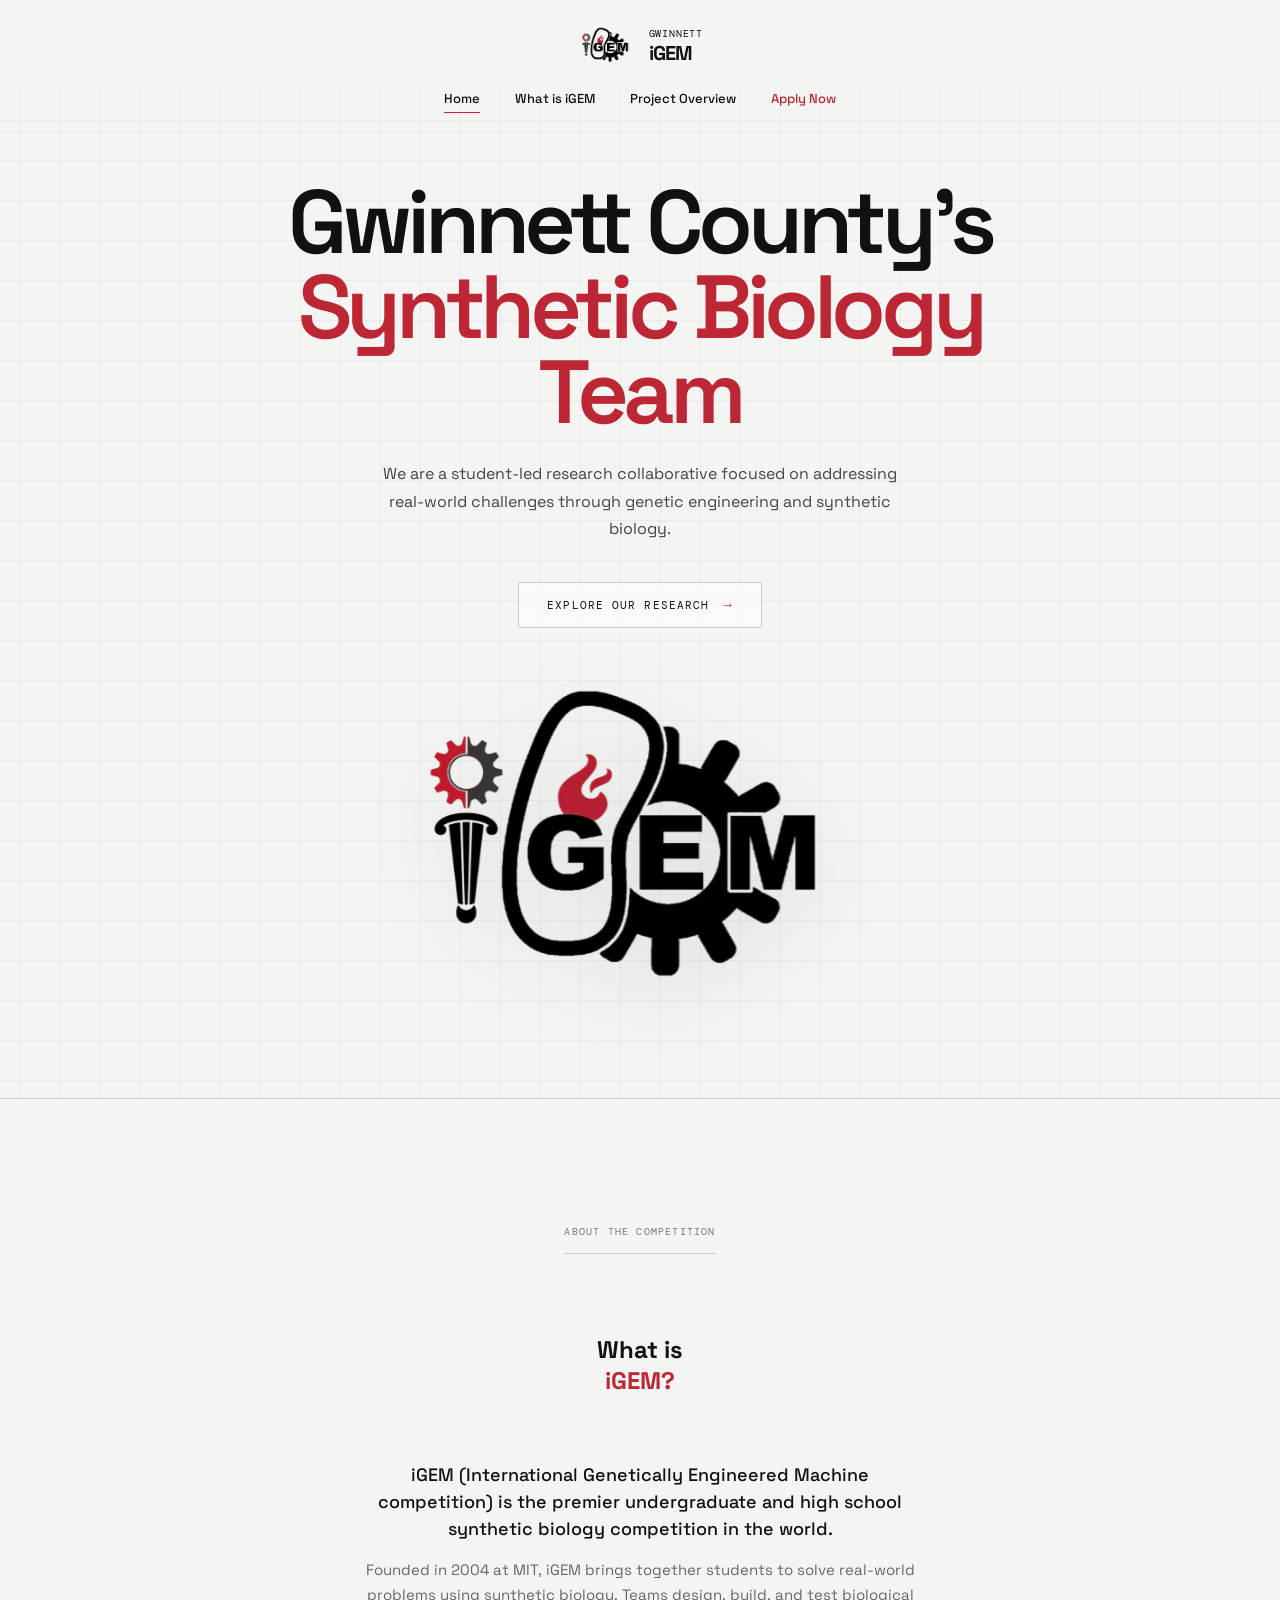
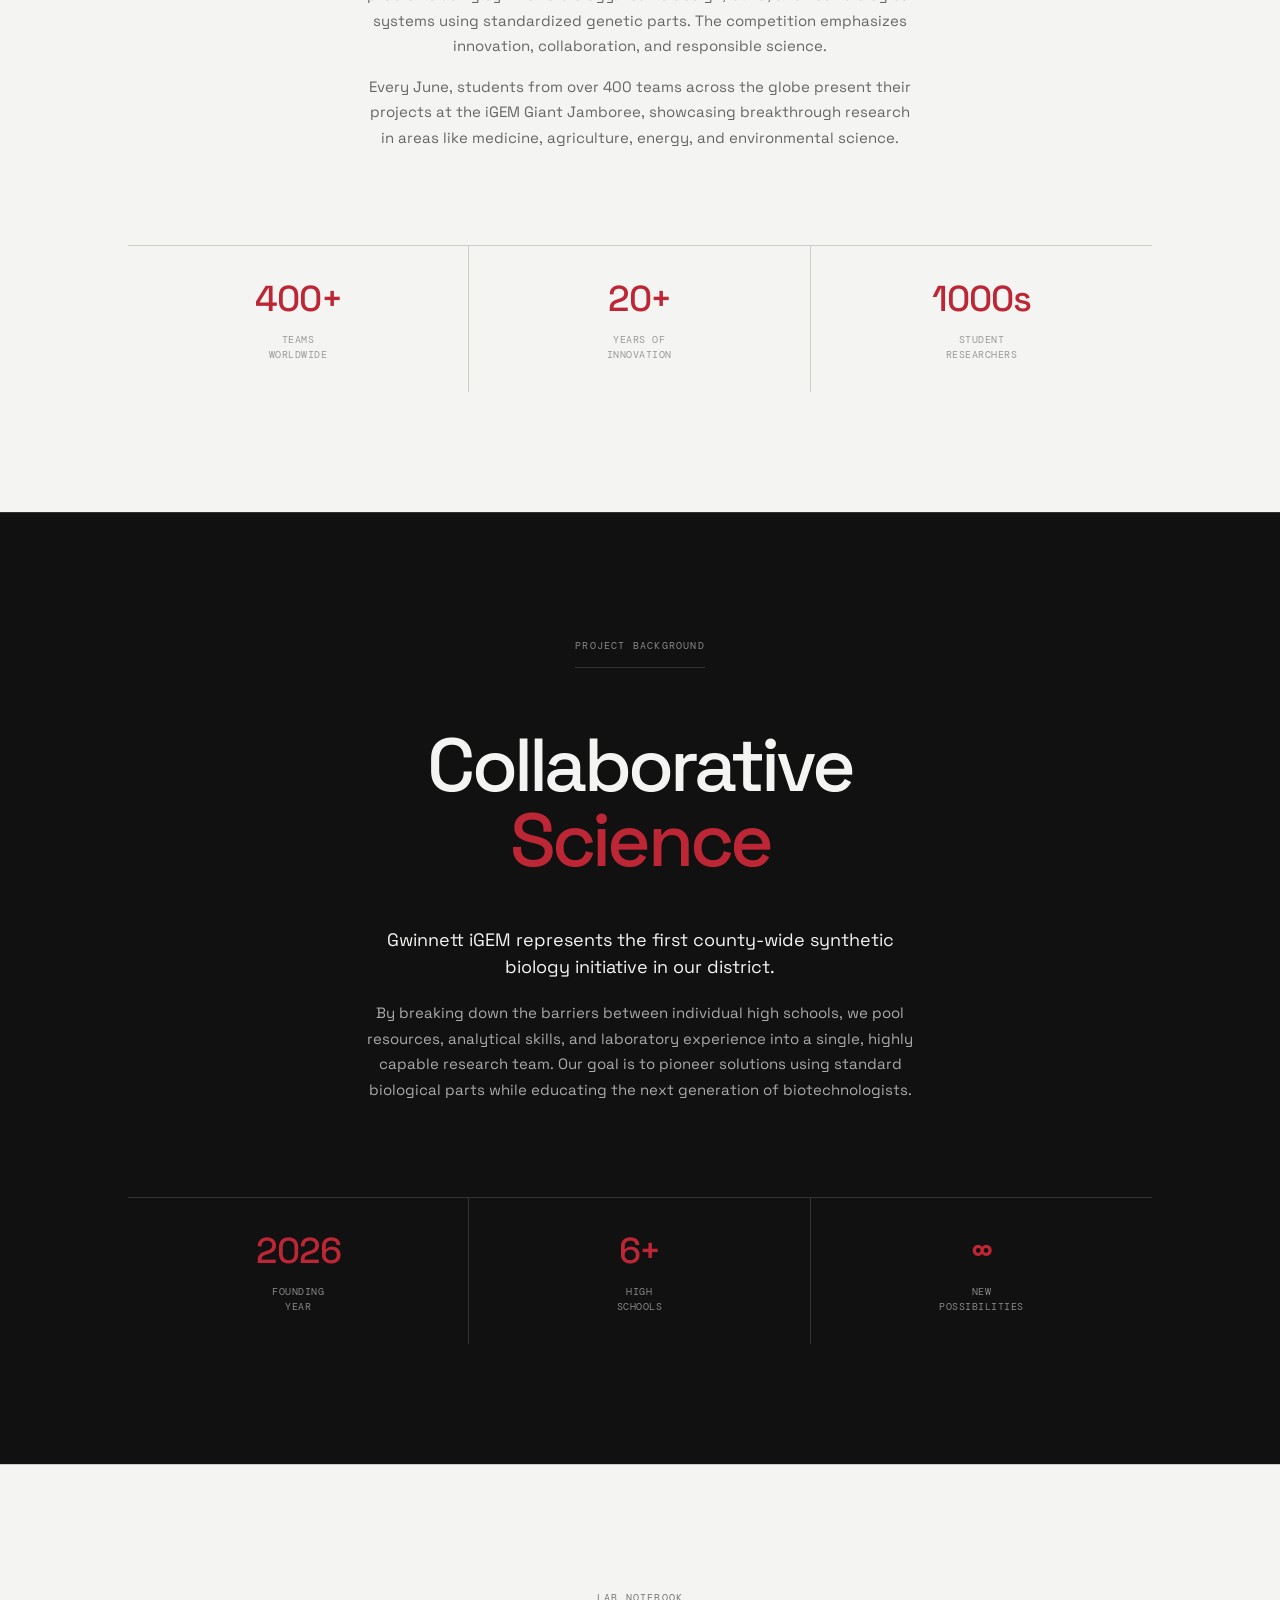
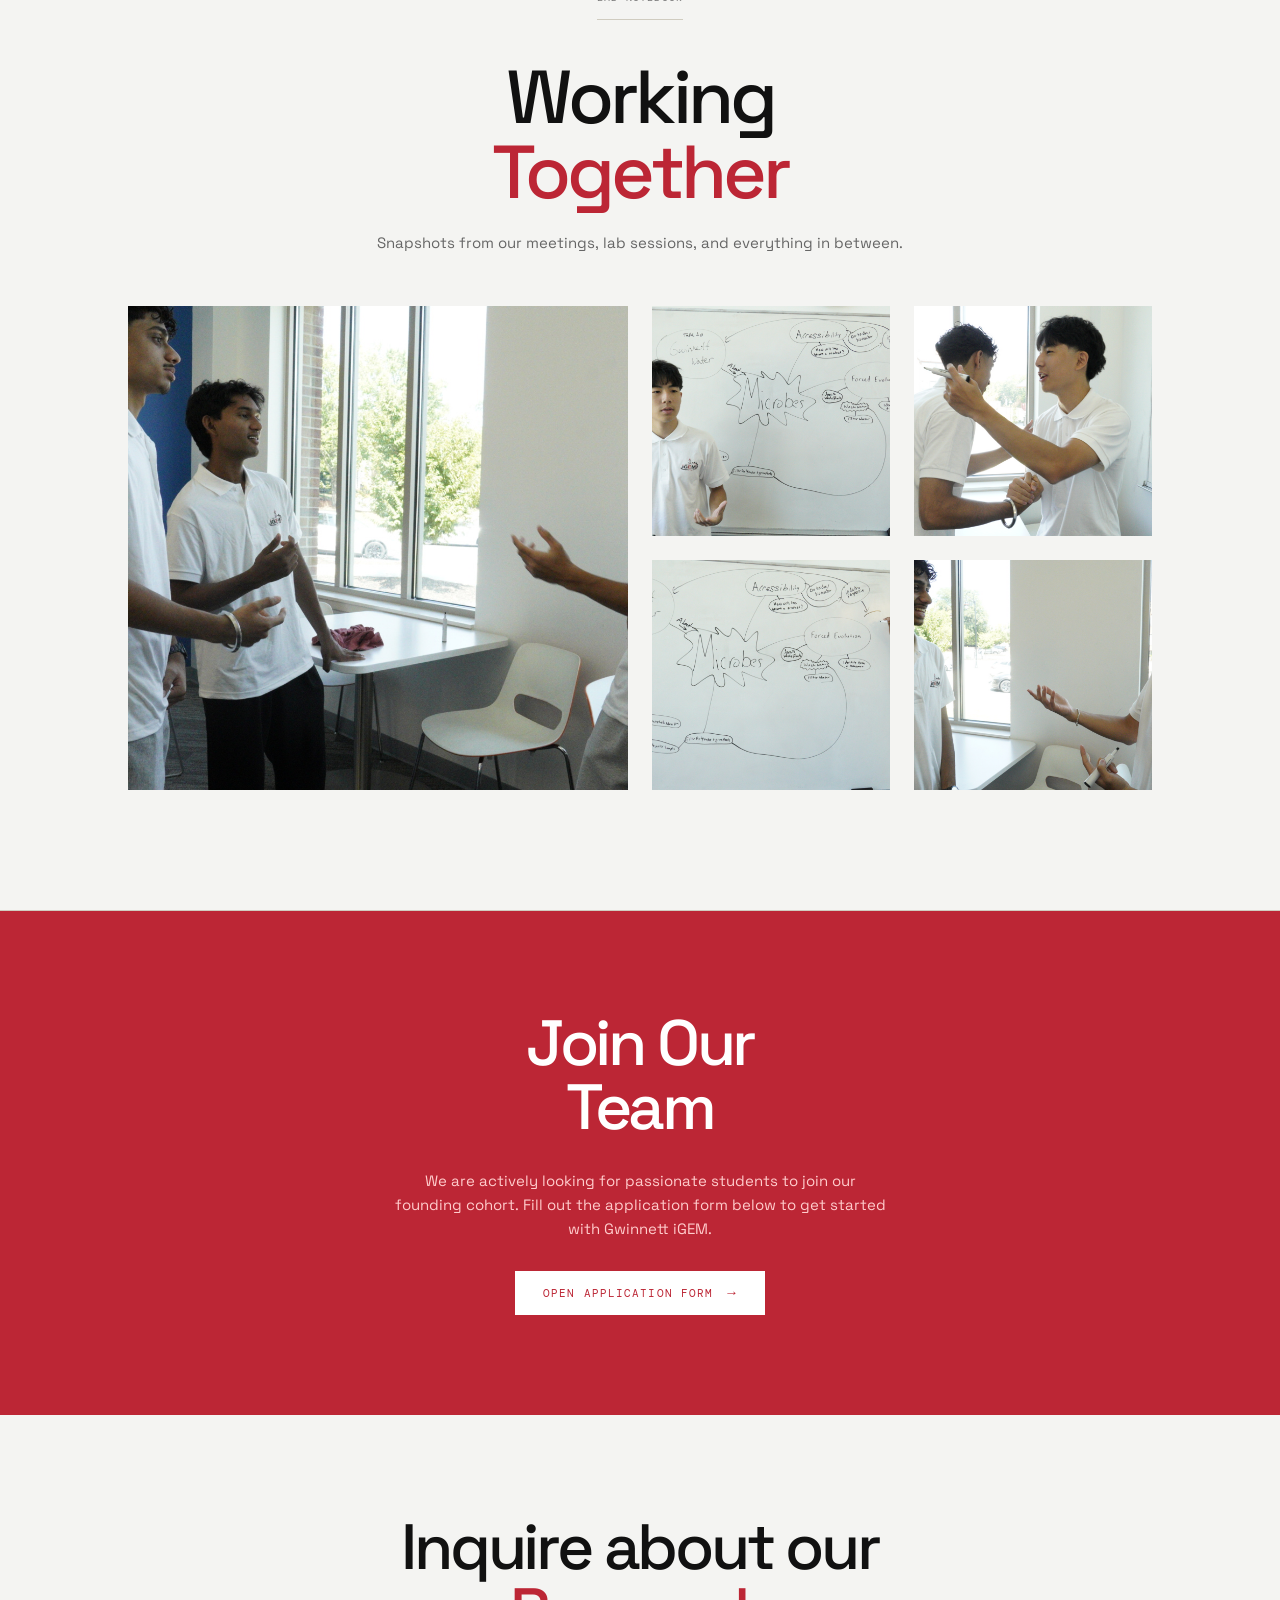
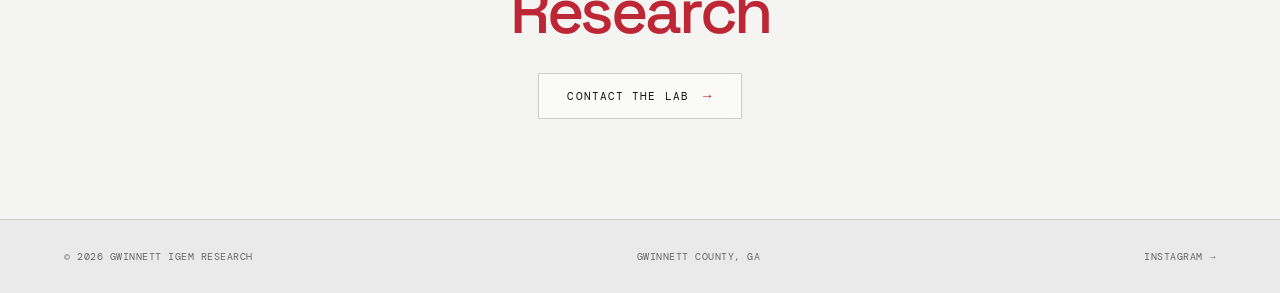
<file: index.html>
<!DOCTYPE html>
<html lang="en">
<head>
    <meta charset="UTF-8">
    <meta name="viewport" content="width=device-width, initial-scale=1.0">
    <meta name="description" content="Gwinnett iGEM, a student-led synthetic biology research team.">
    <title>Gwinnett iGEM | Synthetic Biology Research</title>
    <link rel="icon" type="image/png" href="gigem-removebg-preview.png">
    <link rel="preconnect" href="https://fonts.googleapis.com">
    <link rel="preconnect" href="https://fonts.gstatic.com" crossorigin>
    <link href="https://fonts.googleapis.com/css2?family=DM+Mono:wght@400;500&family=Space+Grotesk:wght@400;500;600;700&display=swap" rel="stylesheet">
    <style>
        :root { --ink: #111111; --paper: #f4f4f2; --red: #bc2635; --grid: rgba(0,0,0,0.04); }
        * { box-sizing: border-box; } 
        html { scroll-behavior: smooth; } 
        body { 
            margin: 0; 
            background-color: var(--paper); 
            background-image: linear-gradient(var(--grid) 1px, transparent 1px), linear-gradient(90deg, var(--grid) 1px, transparent 1px);
            background-size: 40px 40px;
            background-position: center top;
            color: var(--ink); 
            font-family: "Space Grotesk", sans-serif; 
            overflow-x: hidden; 
        }
        
        .loader { position: fixed; inset: 0; z-index: 100; background: var(--paper); color: var(--ink); display: grid; place-items: center; align-content: center; gap: 20px; transition: opacity .7s, visibility .7s; }.loader.loaded { opacity: 0; visibility: hidden; pointer-events: none; }.loader-logo { width: 360px; height: 360px; position: relative; display: grid; place-items: center; overflow: visible; }
        .loader-logo img { width: 120px; height: 120px; object-fit: contain; position: relative; z-index: 1; }
        
        /* GEAR LOADER */
        .loader-ring {
            position: absolute;
            inset: 0;
            width: 360px;
            height: 360px;
            display: grid;
            place-items: center;
            animation: spin 2.8s linear infinite;
            filter: drop-shadow(0 0 10px rgba(188, 38, 53, 0.18));
        }
        .loader-ring svg {
            width: 100%;
            height: 100%;
            display: block;
        }
        .loader-progress { width: 320px; height: 1px; background: #ccc9c1; overflow: hidden; }.loader-progress span { display: block; width: 35%; height: 100%; background: var(--red); animation: load 1.8s ease-in-out infinite; } @keyframes spin { to { transform: rotate(360deg); } } @keyframes load { 0% { transform: translateX(-100%); } 100% { transform: translateX(390%); } }
        
        /* CENTER ALIGNED HEADER */
        .site-header { position: absolute; width: 100%; z-index: 15; padding: 25px 5vw; display: flex; flex-direction: column; align-items: center; border-bottom: 1px solid rgba(0,0,0,0.05); background: linear-gradient(to bottom, rgba(244,244,242,0.95), rgba(244,244,242,0)); }
        .header-top { display: flex; justify-content: center; width: 100%; position: relative; }
        .brand { display: flex; gap: 12px; align-items: center; color: var(--ink); text-decoration: none; font: 10px/1.05 "DM Mono", monospace; letter-spacing: .08em; }
        .brand img { height: 45px; width: auto; mix-blend-mode: multiply; }
        .brand b { font: 700 20px "Space Grotesk", sans-serif; letter-spacing: -.05em; }
        
        .nav { display: flex; gap: 35px; justify-content: center; margin-top: 20px; width: 100%; }
        .nav a { text-decoration: none; color: var(--ink); font-size: 13px; font-weight: 500; position: relative; }
        .nav a:after { content: ''; position: absolute; left: 0; bottom: -6px; width: 0; height: 1px; background: var(--red); transition: .3s; }
        .nav a:hover:after, .nav a.active:after { width: 100%; }
        .menu-toggle { display: none; }

        /* CENTER ALIGNED HERO */
        .hero { min-height: 100vh; position: relative; display: flex; flex-direction: column; align-items: center; justify-content: center; padding: 180px 10vw 80px; text-align: center; }
        .hero-copy { width: 100%; max-width: 800px; z-index: 5; position: relative; display: flex; flex-direction: column; align-items: center; }
        .hero h1 { font-size: clamp(45px, 7vw, 95px); line-height: .95; letter-spacing: -.06em; margin: 0 0 25px; font-weight: 600; }
        .hero h1 em { color: var(--red); font-style: normal; display: block; }
        .hero-intro { max-width: 520px; line-height: 1.7; font-size: 16px; color: #444; font-weight: 400; margin: 0 auto; }
        
        .tech-button { display: inline-flex; align-items: center; justify-content: center; gap: 14px; padding: 14px 28px; border: 1px solid #d0ccc0; color: var(--ink); text-decoration: none; font: 11px "DM Mono", monospace; text-transform: uppercase; letter-spacing: .1em; margin-top: 40px; transition: all .3s; background: rgba(255,255,255,0.5); backdrop-filter: blur(4px); }
        .tech-button span { transition: transform .3s; font-family: monospace; font-size: 14px; color: var(--red); }
        .tech-button:hover { background: var(--ink); color: var(--paper); border-color: var(--ink); }
        .tech-button:hover span { transform: translateX(5px); }

        .hero-art { width: 100%; max-width: 500px; height: 350px; margin-top: 40px; position: relative; z-index: 2; display: grid; place-items: center; }
        .hero-logo { width: 100%; height: auto; mix-blend-mode: multiply; filter: drop-shadow(0 20px 40px rgba(0,0,0,0.08)); will-change: transform; }
        
        /* COLLABORATION GALLERY */
        .collab-section { background: var(--paper); border-top: 1px solid #d0ccc0; text-align: center; }
        .collab-section .section-kicker { color: #777; border-bottom: 1px solid #d0ccc0; padding-bottom: 15px; }
        .collab-heading { display: flex; flex-direction: column; align-items: center; text-align: center; margin: 0 0 50px; }
        .collab-heading h2 { font-size: clamp(40px, 6vw, 75px); line-height: 1; letter-spacing: -.05em; margin: 20px 0 0; font-weight: 500; }
        .collab-heading h2 span { color: var(--red); }
        .collab-heading p { color: #666; font-size: 15px; line-height: 1.7; max-width: 550px; margin: 20px auto 0; }
        .collab-grid { display: grid; grid-template-columns: repeat(4, 1fr); grid-auto-rows: 230px; gap: 24px; text-align: left; }
        .collab-item { margin: 0; display: flex; flex-direction: column; }
        .collab-item.wide { grid-column: span 2; }
        .collab-item.large { grid-column: span 2; grid-row: span 2; }
        .collab-photo { flex: 1; position: relative; overflow: hidden; background: #eaeaea; display: grid; place-items: center; }
        .collab-photo img { position: absolute; left: 0; top: -10%; width: 100%; height: 120%; object-fit: cover; display: block; }

        .section-pad { padding: 120px 10vw; position: relative; z-index: 5; }
        .section-kicker { font: 10px "DM Mono", monospace; text-transform: uppercase; letter-spacing: .12em; color: #777; margin-bottom: 20px; display: inline-block; }
        
        /* CENTER ALIGNED MANIFESTO */
        .manifesto { background: var(--ink); color: var(--paper); border-top: 1px solid #333; text-align: center; will-change: background-position; }
        .manifesto .section-kicker { color: #888; border-bottom: 1px solid #333; padding-bottom: 15px; }
        .manifesto-grid { display: grid; grid-template-columns: 1fr; gap: 30px; margin-top: 40px; }
        .manifesto h2, .callout h2 { font-size: clamp(40px, 6vw, 75px); line-height: 1; letter-spacing: -.05em; margin: 0; font-weight: 500; }
        .manifesto h2 span { color: var(--red); }
        .manifesto-text { max-width: 550px; margin: 0 auto; color: #aaa; line-height: 1.7; font-size: 15px; }
        .manifesto-text .large-copy { font-size: 18px; line-height: 1.5; color: var(--paper); margin-bottom: 20px; }
        
        /* WHAT IS iGEM SECTION */
        .what-is-igem { background: var(--paper); border-top: 1px solid #d0ccc0; text-align: center; will-change: background-position; }
        .what-is-igem .section-kicker { color: #777; border-bottom: 1px solid #d0ccc0; padding-bottom: 15px; }
        .what-is-igem h2 { color: var(--ink); }
        .what-is-igem h2 span { color: var(--red); }
        .what-is-igem .manifesto-text { color: #666; }
        .what-is-igem .manifesto-text .large-copy { color: var(--ink); font-weight: 500; }
        .what-is-igem .manifesto-text p { margin: 15px 0; }
        .what-is-igem .stat-row { border-color: #d0ccc0; }
        .what-is-igem .stat-row div { border-color: #d0ccc0; color: #666; }
        .what-is-igem .stat-row span { color: #999; }
        
        /* CENTER ALIGNED STATS */
        .stat-row { display: grid; grid-template-columns: repeat(3, 1fr); border-top: 1px solid #333; margin-top: 80px; text-align: center; }
        .stat-row div { padding: 30px 20px; border-right: 1px solid #333; display: flex; flex-direction: column; align-items: center; gap: 10px; }
        .stat-row div:last-child { border-right: none; }
        .stat-row b { color: var(--red); font: 36px "Space Grotesk", sans-serif; font-weight: 500; letter-spacing: -.03em; }
        .stat-row span { color: #888; font: 10px/1.5 "DM Mono", monospace; text-transform: uppercase; letter-spacing: .05em; }
        
        .callout { background: var(--paper); border-top: 1px solid #d0ccc0; padding: 100px 10vw; text-align: center; position: relative; overflow: hidden; will-change: background-position; }
        .callout h2 { margin: 0 0 30px; font-size: clamp(35px, 5vw, 65px); }
        .callout h2 em { color: var(--red); font-style: normal; }
        
        footer { display: flex; justify-content: space-between; align-items: center; padding: 30px 5vw; background: #eaeaea; color: #666; font: 10px "DM Mono", monospace; text-transform: uppercase; letter-spacing: .05em; border-top: 1px solid #d0ccc0; }
        
        .reveal { opacity: 0; transform: translateY(30px); transition: opacity 0.8s cubic-bezier(0.2, 0.8, 0.2, 1), transform 0.8s cubic-bezier(0.2, 0.8, 0.2, 1); }
        .reveal.is-visible { opacity: 1; transform: none; }
        .loader-logo img { animation: logo-breathe 2.4s ease-in-out infinite; }
        
        @keyframes logo-breathe { 0%, 100% { transform: scale(.96); opacity: .82; } 50% { transform: scale(1); opacity: 1; } }
        
        @media (max-width: 1024px) { 
            body { background-size: 30px 30px; }
            .site-header { padding: 15px 5vw; }
            .brand img { height: 40px; }
            .nav { gap: 25px; }
            .nav a { font-size: 12px; }
            .hero { padding: 130px 6vw 60px; }
            .hero h1 { font-size: clamp(35px, 8vw, 80px); }
            .section-pad { padding: 80px 6vw; }
            .stat-row { gap: 20px; }
            .callout { padding: 80px 6vw; }
        }
        
        @media (max-width: 768px) { 
            .loader-logo { width: 260px; height: 260px; }
            .loader-ring { width: 260px; height: 260px; }
            .loader-logo img { width: 86px; height: 86px; }
            .loader-progress { width: 220px; }
            body { background-size: 25px 25px; }
            .site-header { padding: 12px 4vw; }
            .header-top { gap: 15px; }
            .brand { gap: 8px; }
            .brand img { height: 35px; }
            .brand span { font-size: 9px; }
            .brand b { font-size: 16px; }
            .nav { gap: 20px; display: none; margin-top: 0; flex-direction: column; gap: 15px; align-items: center; position: absolute; top: 85px; left: 0; right: 0; background: var(--paper); padding: 20px; border-bottom: 1px solid #d0ccc0; z-index: 12; }
            .nav.open { display: flex; }
            .nav a { font-size: 12px; }
            .menu-toggle { display: flex !important; border: 0; background: none; flex-direction: column; gap: 5px; padding: 8px; cursor: pointer; }
            .menu-toggle span { display: block; width: 20px; height: 2px; background: var(--ink); transition: .3s; }
            .hero { padding: 110px 5vw 50px; }
            .hero h1 { font-size: clamp(28px, 9vw, 60px); line-height: 1; }
            .hero-intro { font-size: 15px; }
            .tech-button { padding: 12px 24px; font-size: 10px; }
            .hero-art { max-width: 350px; height: 280px; margin-top: 30px; }
            .collab-grid { grid-template-columns: repeat(2, 1fr); grid-auto-rows: auto; gap: 15px; }
            .collab-item.large { grid-row: auto; }
            .collab-photo { flex: none; aspect-ratio: 4 / 3; }
            .collab-item.large .collab-photo { aspect-ratio: 3 / 2; }
            .section-pad { padding: 70px 5vw; }
            .section-kicker { font-size: 9px; margin-bottom: 15px; }
            .manifesto h2, .callout h2 { font-size: clamp(28px, 6vw, 50px); }
            .manifesto-text { font-size: 14px; }
            .manifesto-text .large-copy { font-size: 16px; }
            .stat-row { grid-template-columns: 1fr; border: none; margin-top: 40px; text-align: center; }
            .stat-row div { border: none; border-top: 1px solid #d0ccc0; padding: 20px 0; }
            .stat-row div:first-child { border-top: none; }
            .stat-row b { font-size: 28px; }
            .stat-row span { font-size: 9px; }
            .callout { padding: 70px 5vw; }
            .callout h2 { margin: 0 0 25px; font-size: clamp(24px, 6vw, 45px); }
            .callout p { font-size: 14px; margin-bottom: 20px !important; }
            .tech-button { margin-top: 20px !important; }
            footer { padding: 20px 4vw; gap: 10px; font-size: 8px; }
            footer span { display: block; width: 100%; }
        }
        
        @media (max-width: 480px) { 
            .loader-logo { width: 200px; height: 200px; }
            .loader-ring { width: 200px; height: 200px; }
            .loader-logo img { width: 66px; height: 66px; }
            .loader-progress { width: 170px; }
            body { background-size: 20px 20px; margin: 0; }
            .site-header { padding: 10px 4vw; }
            .header-top { gap: 10px; }
            .brand { gap: 6px; }
            .brand img { height: 30px; }
            .brand span { font-size: 8px; }
            .brand b { font-size: 14px; }
            .nav { top: 75px; padding: 15px; gap: 12px; }
            .menu-toggle { gap: 4px; padding: 6px; }
            .menu-toggle span { width: 18px; height: 1.5px; }
            .hero { padding: 100px 4vw 40px; }
            .hero h1 { font-size: clamp(24px, 10vw, 45px); margin: 0 0 15px; }
            .hero-intro { font-size: 14px; line-height: 1.6; }
            .tech-button { padding: 11px 20px; font-size: 9px; margin-top: 30px !important; }
            .tech-button span { font-size: 12px; }
            .hero-art { max-width: 280px; height: 220px; margin-top: 25px; }
            .hero-logo { filter: drop-shadow(0 10px 20px rgba(0,0,0,0.08)); }
            .section-pad { padding: 60px 4vw; }
            .section-kicker { font-size: 8px; margin-bottom: 12px; }
            .manifesto h2, .callout h2 { font-size: clamp(22px, 6vw, 40px); line-height: 1.2; }
            .manifesto-grid { gap: 20px; margin-top: 30px; }
            .manifesto-text { font-size: 13px; max-width: 100%; }
            .manifesto-text .large-copy { font-size: 15px; margin-bottom: 15px; }
            .manifesto-text p { margin: 12px 0; }
            .stat-row { grid-template-columns: 1fr; margin-top: 35px; }
            .stat-row div { padding: 18px 0; border-top: 1px solid #d0ccc0; }
            .stat-row div:first-child { border-top: none; }
            .stat-row b { font-size: 24px; }
            .stat-row span { font-size: 8px; line-height: 1.4; }
            .callout { padding: 60px 4vw; }
            .collab-grid { grid-template-columns: 1fr; grid-auto-rows: auto; }
            .collab-item.wide, .collab-item.large { grid-column: span 1; grid-row: auto; }
            .collab-photo, .collab-item.large .collab-photo { aspect-ratio: 3 / 2; }
            .callout h2 { margin: 0 0 20px; font-size: clamp(20px, 6vw, 35px); }
            .callout p { font-size: 13px; margin: 0 auto 20px !important; line-height: 1.6; }
            .tech-button { padding: 10px 18px; font-size: 8px; gap: 10px; }
            .tech-button span { font-size: 10px; }
            footer { padding: 15px 4vw; font-size: 7px; gap: 8px; }
            footer span { display: inline-block; width: auto; margin: 5px 0; }
        }
    </style>
</head>
<body>
    <div class="loader" aria-label="Loading Website" role="status">
        <div class="loader-logo">
            <span class="loader-ring" aria-hidden="true">
                <svg viewBox="0 0 120 120" xmlns="http://www.w3.org/2000/svg" aria-hidden="true">
                    <path fill="var(--red)" stroke-linejoin="round" d="M 60.00 12.00 L 78.37 15.65 L 73.01 28.59 L 84.04 35.96 L 93.94 26.06 L 104.35 41.63 L 91.41 46.99 L 94.00 60.00 L 108.00 60.00 L 104.35 78.37 L 91.41 73.01 L 84.04 84.04 L 93.94 93.94 L 78.37 104.35 L 73.01 91.41 L 60.00 94.00 L 60.00 108.00 L 41.63 104.35 L 46.99 91.41 L 35.96 84.04 L 26.06 93.94 L 15.65 78.37 L 28.59 73.01 L 26.00 60.00 L 12.00 60.00 L 15.65 41.63 L 28.59 46.99 L 35.96 35.96 L 26.06 26.06 L 41.63 15.65 L 46.99 28.59 L 60.00 26.00 Z"/>
                    <circle cx="60" cy="60" r="24" fill="var(--paper)"/>
                </svg>
            </span>
            <img src="gigem-removebg-preview.png" alt="Gwinnett iGEM">
        </div>
        <div class="loader-progress"><span></span></div>
    </div>
    
    <header class="site-header">
        <div class="header-top">
            <a class="brand" href="index.html" aria-label="Home">
                <img src="gigem-removebg-preview.png" alt="Logo">
                <span>GWINNETT<br><b>iGEM</b></span>
            </a>
            <button class="menu-toggle" aria-label="Open menu" aria-expanded="false"><span></span><span></span></button>
        </div>
        <nav class="nav" aria-label="Main navigation">
            <a class="active" href="index.html">Home</a>
            <a href="#what-is-igem">What is iGEM</a>
            <a href="#about">Project Overview</a>
            <a href="#apply" style="color: var(--red);">Apply Now</a>
        </nav>
    </header>

    <main id="top">
        <section class="hero">
            <div class="hero-copy reveal">
                <h1>Gwinnett County's<br><em>Synthetic Biology Team</em></h1>
                <p class="hero-intro">We are a student-led research collaborative focused on addressing real-world challenges through genetic engineering and synthetic biology.</p>
                <a class="tech-button" href="#about">Explore our research <span>&rarr;</span></a>
            </div>
            
            <div class="hero-art reveal" aria-hidden="true">
                <img class="hero-logo" id="parallax-logo" src="gigem-removebg-preview.png" alt="Gwinnett iGEM Logo">
            </div>
        </section>
        
        <section class="what-is-igem section-pad" id="what-is-igem">
            <div class="section-kicker reveal">About the Competition</div>
            <div class="manifesto-grid">
                <h2 class="reveal">What is<br><span>iGEM?</span></h2>
                <div class="manifesto-text reveal">
                    <p class="large-copy">iGEM (International Genetically Engineered Machine competition) is the premier undergraduate and high school synthetic biology competition in the world.</p>
                    <p>Founded in 2004 at MIT, iGEM brings together students to solve real-world problems using synthetic biology. Teams design, build, and test biological systems using standardized genetic parts. The competition emphasizes innovation, collaboration, and responsible science.</p>
                    <p>Every June, students from over 400 teams across the globe present their projects at the iGEM Giant Jamboree, showcasing breakthrough research in areas like medicine, agriculture, energy, and environmental science.</p>
                </div>
            </div>
            <div class="stat-row reveal">
                <div><b>400+</b><span>Teams<br>Worldwide</span></div>
                <div><b>20+</b><span>Years of<br>Innovation</span></div>
                <div><b>1000s</b><span>Student<br>Researchers</span></div>
            </div>
        </section>
        
        <section class="manifesto section-pad" id="about">
            <div class="section-kicker reveal">Project Background</div>
            <div class="manifesto-grid">
                <h2 class="reveal">Collaborative<br><span>Science</span></h2>
                <div class="manifesto-text reveal">
                    <p class="large-copy">Gwinnett iGEM represents the first county-wide synthetic biology initiative in our district.</p>
                    <p>By breaking down the barriers between individual high schools, we pool resources, analytical skills, and laboratory experience into a single, highly capable research team. Our goal is to pioneer solutions using standard biological parts while educating the next generation of biotechnologists.</p>
                </div>
            </div>
            <div class="stat-row reveal">
                <div><b>2026</b><span>Founding<br>Year</span></div>
                <div><b>6+</b><span>High<br>Schools</span></div>
                <div><b>∞</b><span>New<br>Possibilities</span></div>
            </div>
        </section>

        <section class="collab-section section-pad" id="collaboration">
            <div class="section-kicker reveal">Lab Notebook</div>
            <div class="collab-heading reveal">
                <h2>Working<br><span>Together</span></h2>
                <p>Snapshots from our meetings, lab sessions, and everything in between.</p>
            </div>
            <!-- Add photos by saving them next to this page as collab-01.jpg, collab-02.jpg, etc. (or change each src). Empty slots show a clean placeholder. -->
            <div class="collab-grid">
                <figure class="collab-item large reveal">
                    <div class="collab-photo"><img src="DSC7820.jpeg" alt="Team Meeting" loading="lazy" decoding="async" onerror="this.remove()"></div>
                </figure>
                <figure class="collab-item reveal">
                    <div class="collab-photo"><img src="DSC7800.jpeg" alt="Wet Lab" loading="lazy" decoding="async" onerror="this.remove()"></div>
                </figure>
                <figure class="collab-item reveal">
                    <div class="collab-photo"><img src="DSC7805.jpeg" alt="Brainstorming" loading="lazy" decoding="async" onerror="this.remove()"></div>
                </figure>
                <figure class="collab-item reveal">
                    <div class="collab-photo"><img src="DSC7795.jpeg" alt="Dry Lab" loading="lazy" decoding="async" onerror="this.remove()"></div>
                </figure>
                <figure class="collab-item reveal">
                    <div class="collab-photo"><img src="DSC7818.jpeg" alt="Outreach" loading="lazy" decoding="async" onerror="this.remove()"></div>
                </figure>
            </div>
        </section>

        <section class="callout section-pad" id="apply" style="background: var(--red); color: white;">
            <div class="reveal">
                <h2 style="color: white;">Join Our<br><em style="color: white;">Team</em></h2>
                <p style="max-width: 500px; margin: 0 auto 30px; line-height: 1.6; color: #ffcccc; font-size: 15px;">We are actively looking for passionate students to join our founding cohort. Fill out the application form below to get started with Gwinnett iGEM.</p>
                <a class="tech-button" href="https://docs.google.com/forms/d/e/1FAIpQLScXrfOnf3bLoOLWEjJVsnXy-OGRscTQ_JJELtAMz6eJNI1DKw/viewform?pli=1" target="_blank" style="margin-top: 0; background: white; color: var(--red); border: none;">Open Application Form <span>&rarr;</span></a>
            </div>
        </section>

        <section class="callout section-pad" id="contact" style="border-top: none;">
            <div class="reveal">
                <h2>Inquire about our<br><em>Research</em></h2>
                <a class="tech-button" href="mailto:gwinnettigem@gmail.com" style="margin-top: 0;">Contact the Lab <span>&rarr;</span></a>
            </div>
        </section>
    </main>

    <footer>
        <span>© <span id="year"></span> Gwinnett iGEM Research</span>
        <span>Gwinnett County, GA</span>
        <span><a href="https://www.instagram.com/gwinnettigem/" style="color:inherit; text-decoration:none;">Instagram &rarr;</a></span>
    </footer>

    <script>
        const loader = document.querySelector('.loader');
        window.addEventListener('load', () => setTimeout(() => loader.classList.add('loaded'), 800));
        
        const observer = new IntersectionObserver(entries => entries.forEach(entry => { 
            if (entry.isIntersecting) entry.target.classList.add('is-visible'); 
        }), { threshold: .1 });
        document.querySelectorAll('.reveal').forEach(el => observer.observe(el));
        
        document.getElementById('year').textContent = new Date().getFullYear();
        
        const toggle = document.querySelector('.menu-toggle'); 
        const nav = document.querySelector('.nav');
        toggle.addEventListener('click', () => { 
            const open = nav.classList.toggle('open'); 
            toggle.setAttribute('aria-expanded', open); 
        });
        document.querySelectorAll('.nav a').forEach(link => link.addEventListener('click', () => nav.classList.remove('open')));
        
        const mainLogo = document.getElementById('parallax-logo');
        const sections = document.querySelectorAll('.manifesto, .what-is-igem, .callout');
        
        window.addEventListener('scroll', () => { 
            const scrollY = window.scrollY;
            
            if(mainLogo) {
                mainLogo.style.transform = `translateY(${scrollY * 0.08}px) rotate(${scrollY * 0.03}deg) scale(${1 + scrollY * 0.0002})`;
            }
            
            sections.forEach(section => {
                const sectionTop = section.offsetTop;
                const distance = scrollY - sectionTop;
                if(distance > -window.innerHeight && distance < window.innerHeight * 2) {
                    const offset = distance * 0.05;
                    section.style.backgroundPosition = `center ${offset}px`;
                }
            });
        }, { passive: true });
        const collabPhotos = document.querySelectorAll('.collab-photo');
        const reduceMotion = window.matchMedia('(prefers-reduced-motion: reduce)').matches;
        function moveCollab() {
            if (reduceMotion) return;
            collabPhotos.forEach(box => {
                const img = box.querySelector('img');
                if (!img) return;
                const rect = box.getBoundingClientRect();
                if (rect.bottom < 0 || rect.top > window.innerHeight) return;
                const progress = (rect.top + rect.height / 2 - window.innerHeight / 2) / window.innerHeight;
                img.style.transform = `translate3d(0, ${Math.round(progress * -rect.height * 0.08)}px, 0)`;
            });
        }
        window.addEventListener('scroll', moveCollab, { passive: true });
        moveCollab();
    </script>
</body>
</html>
</file>
